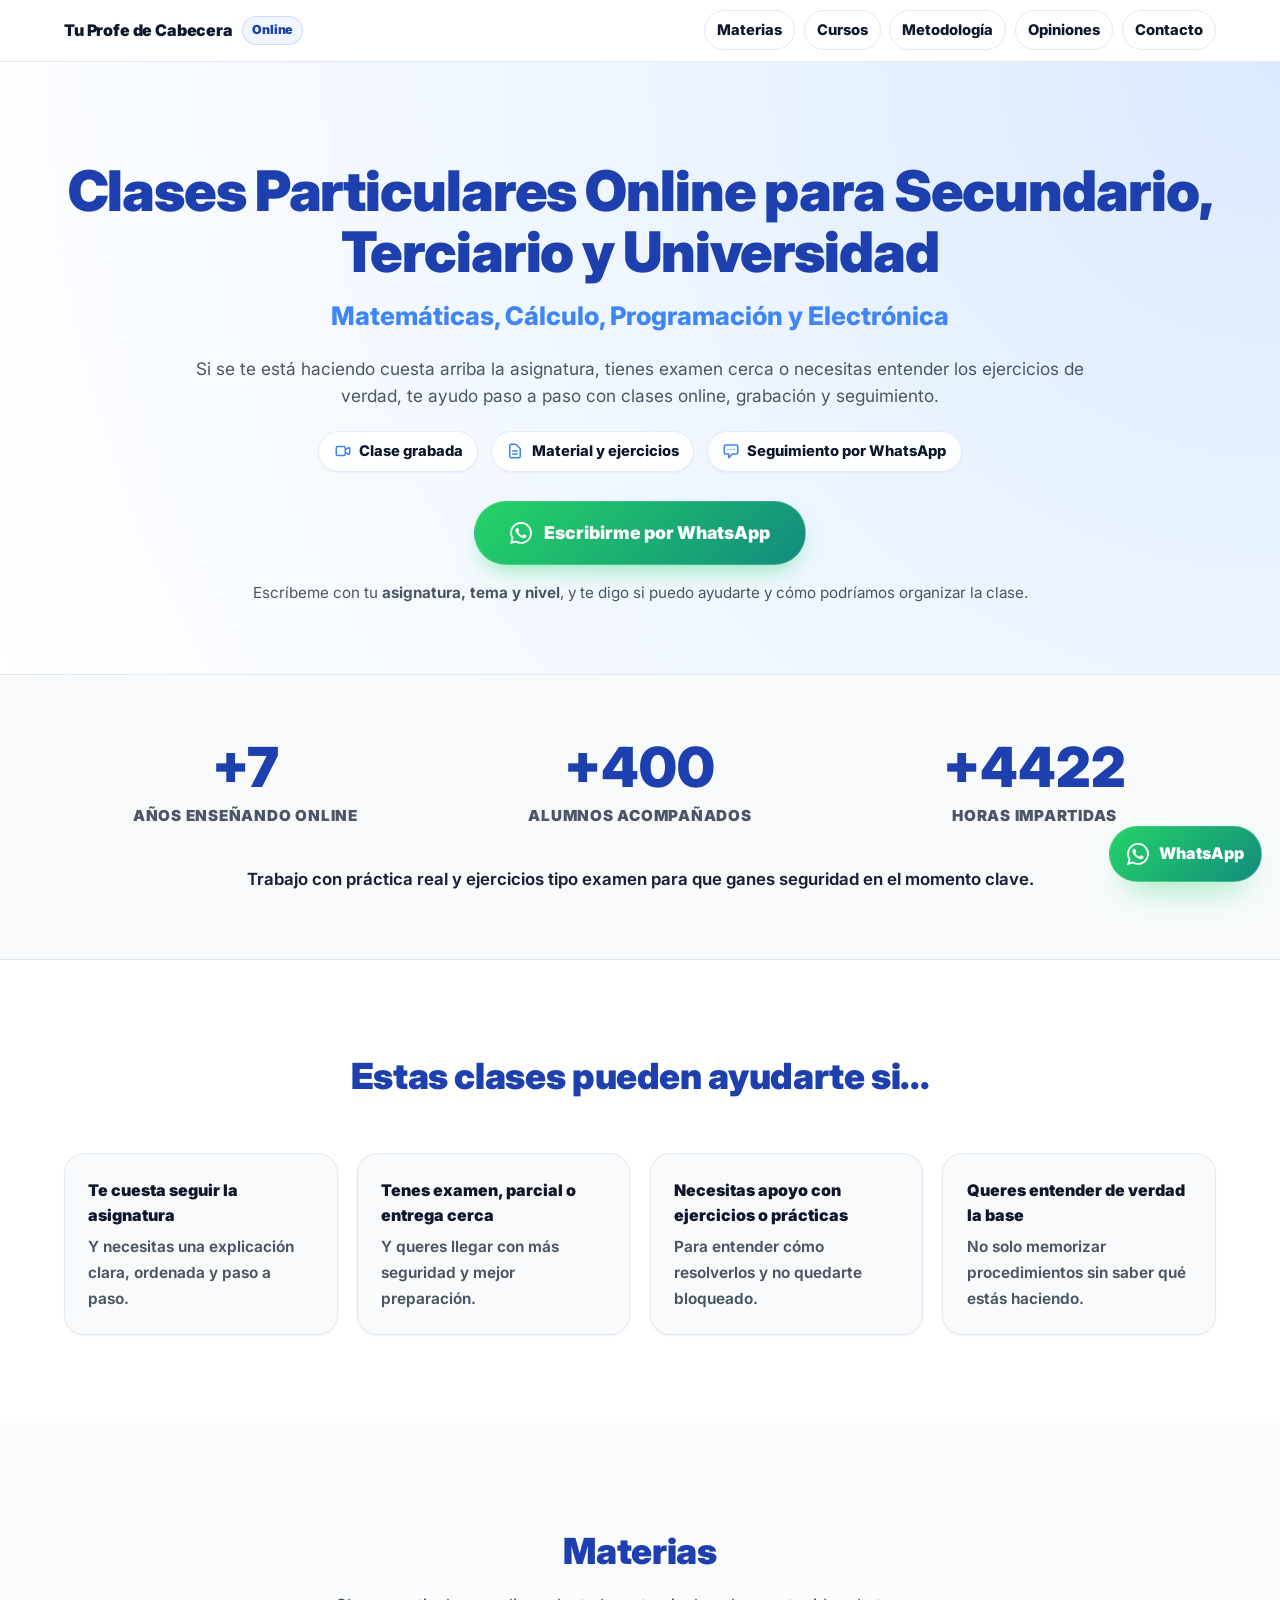
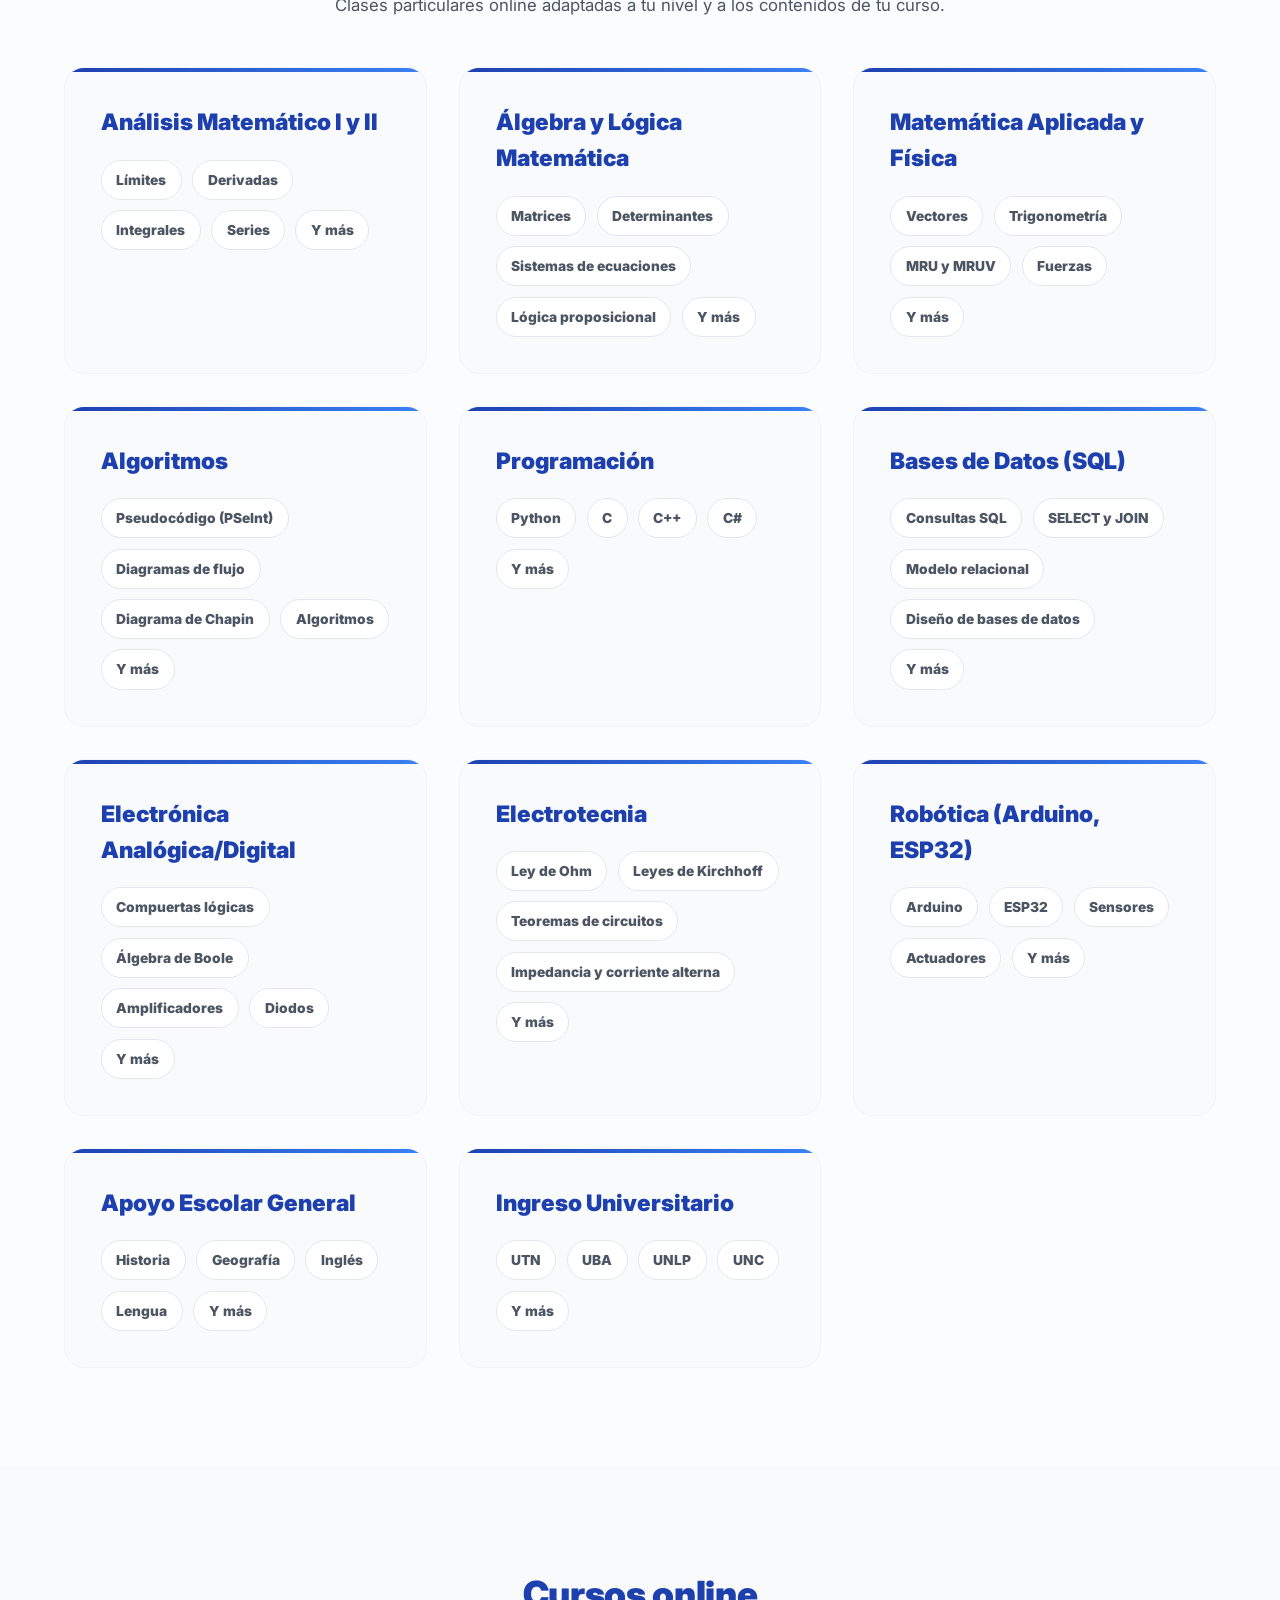
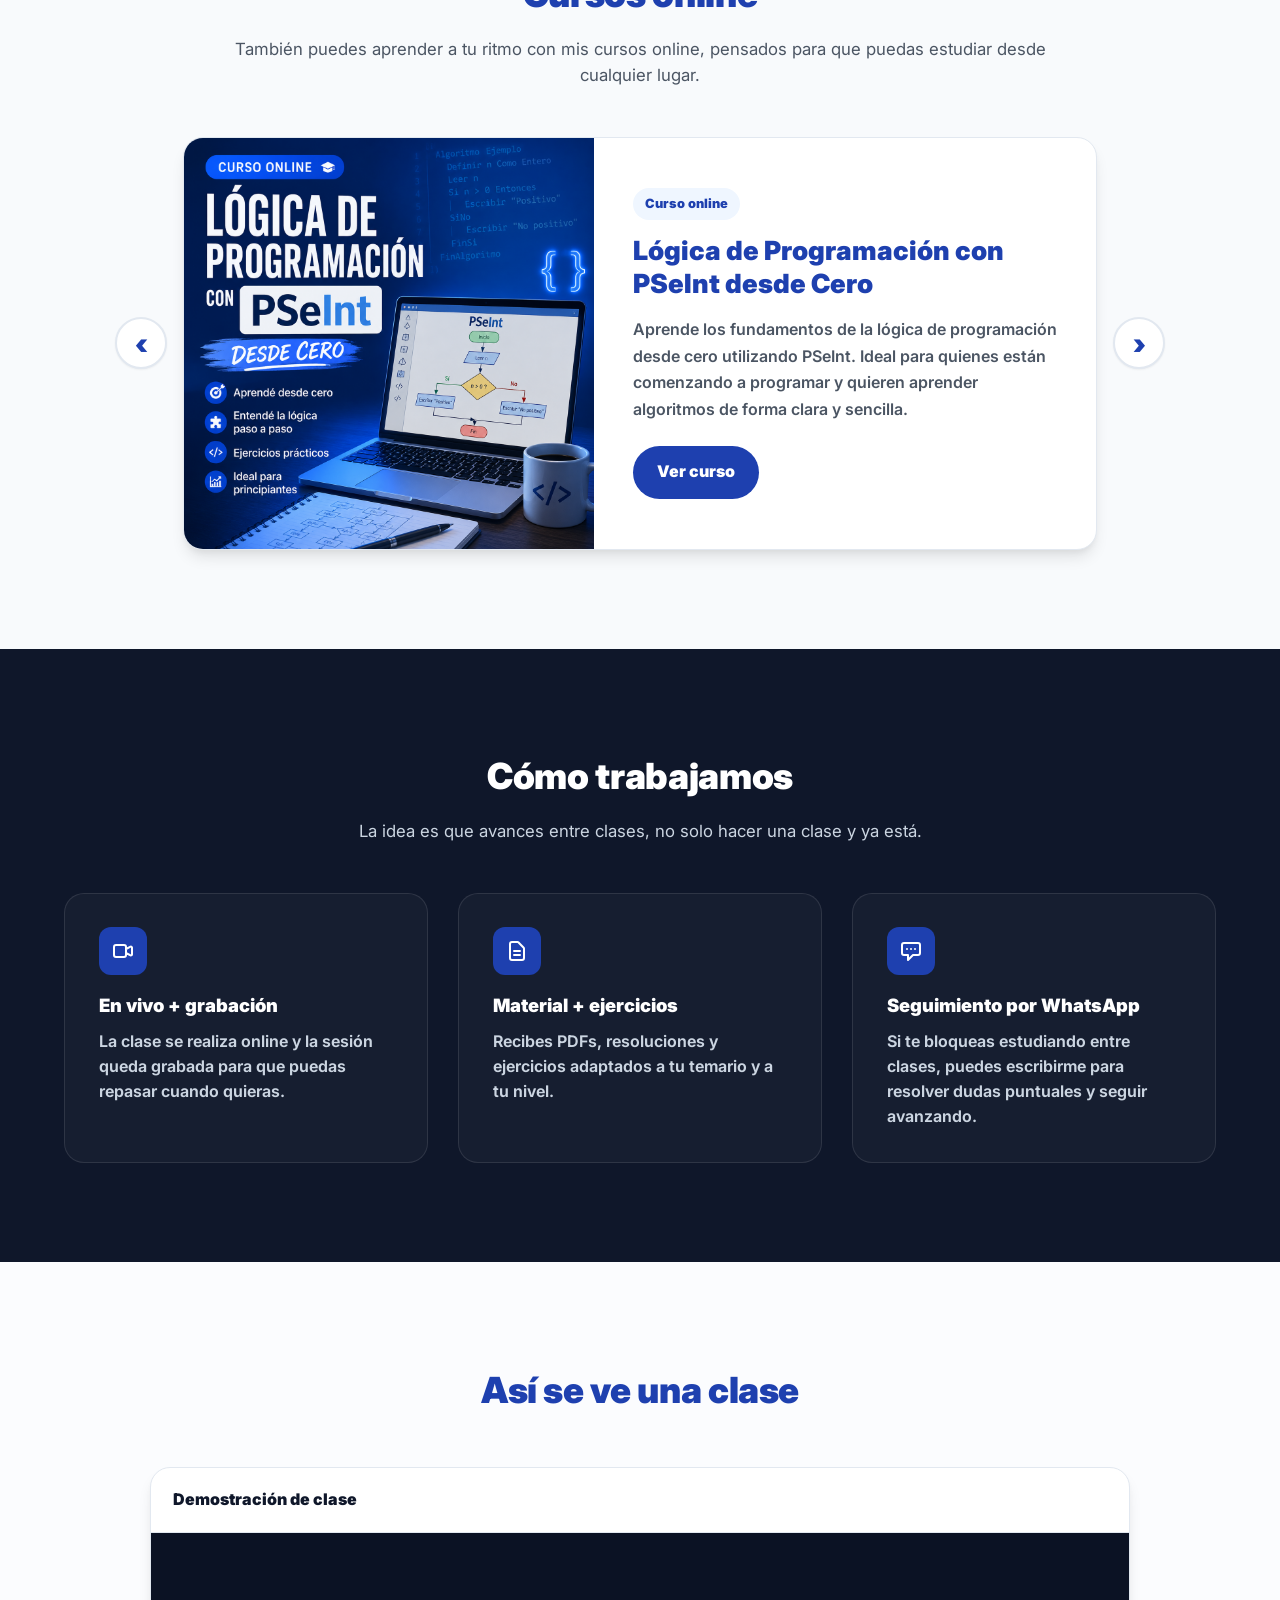
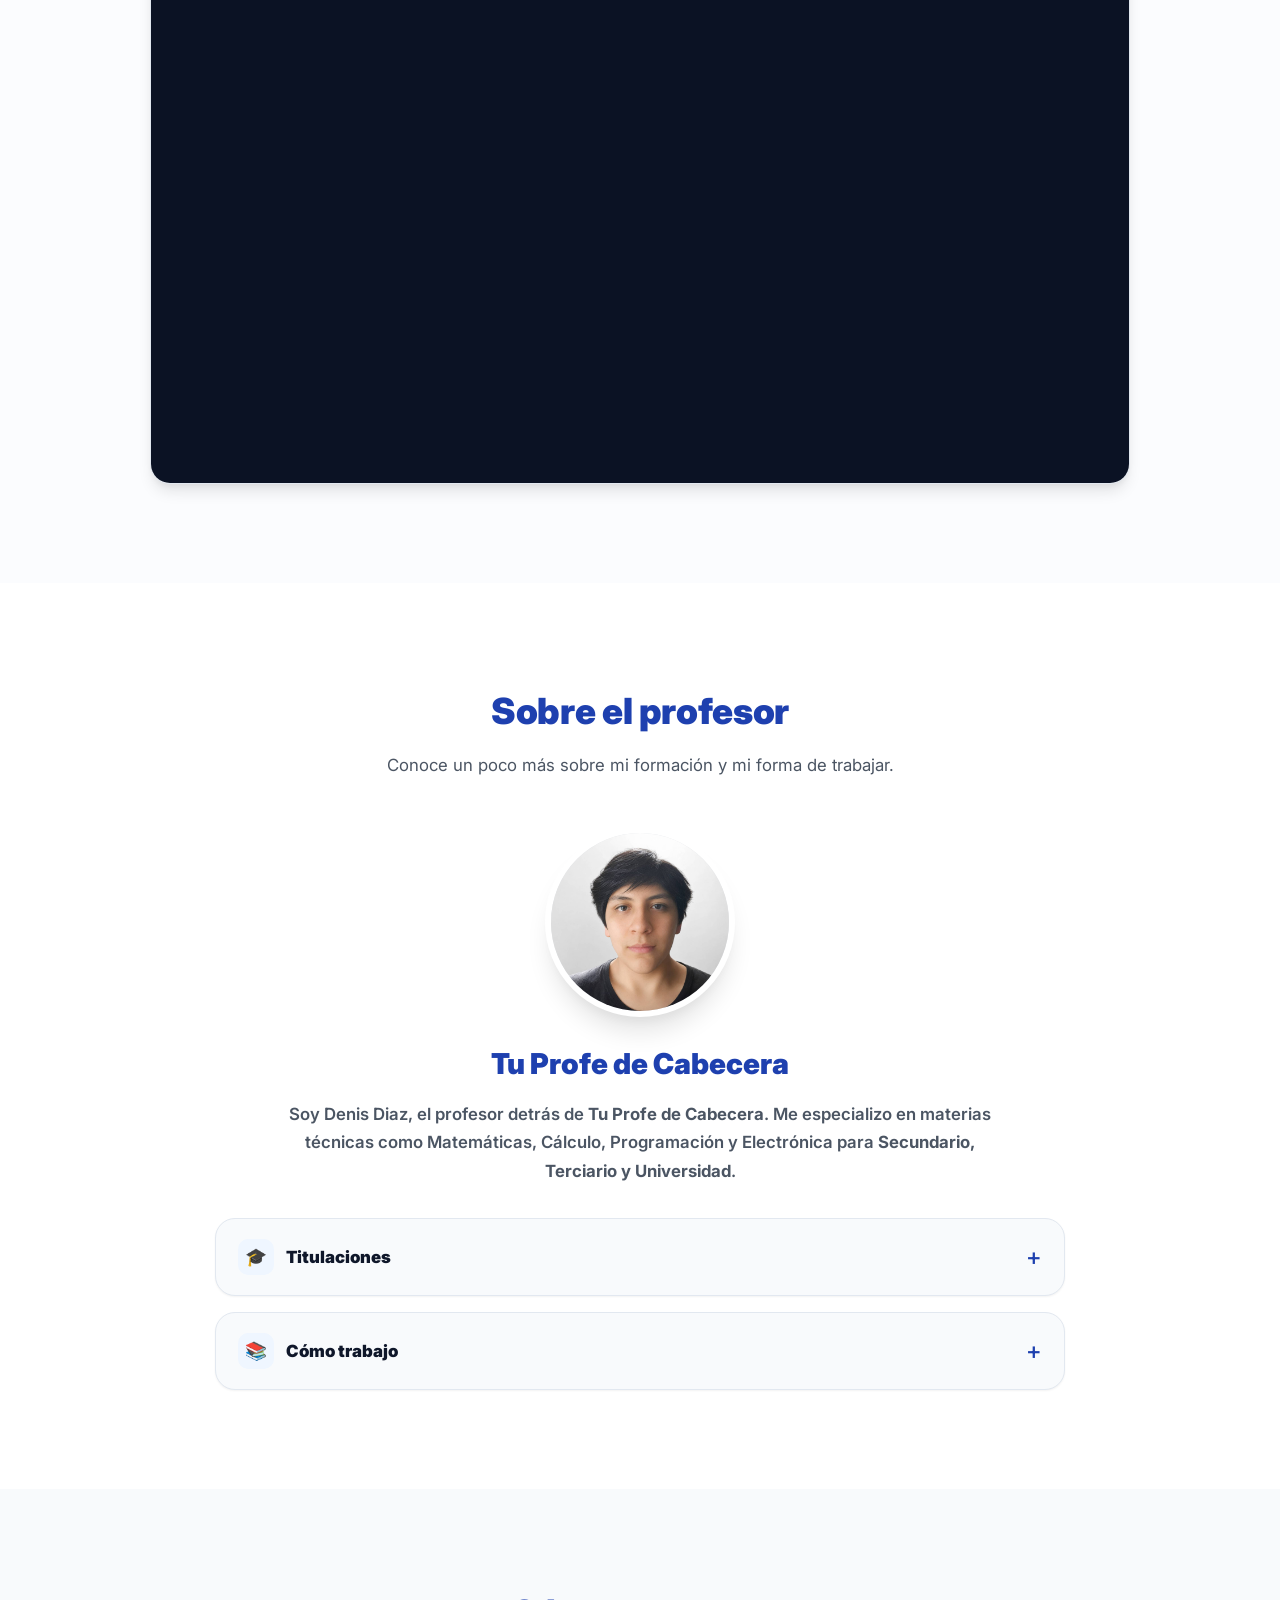
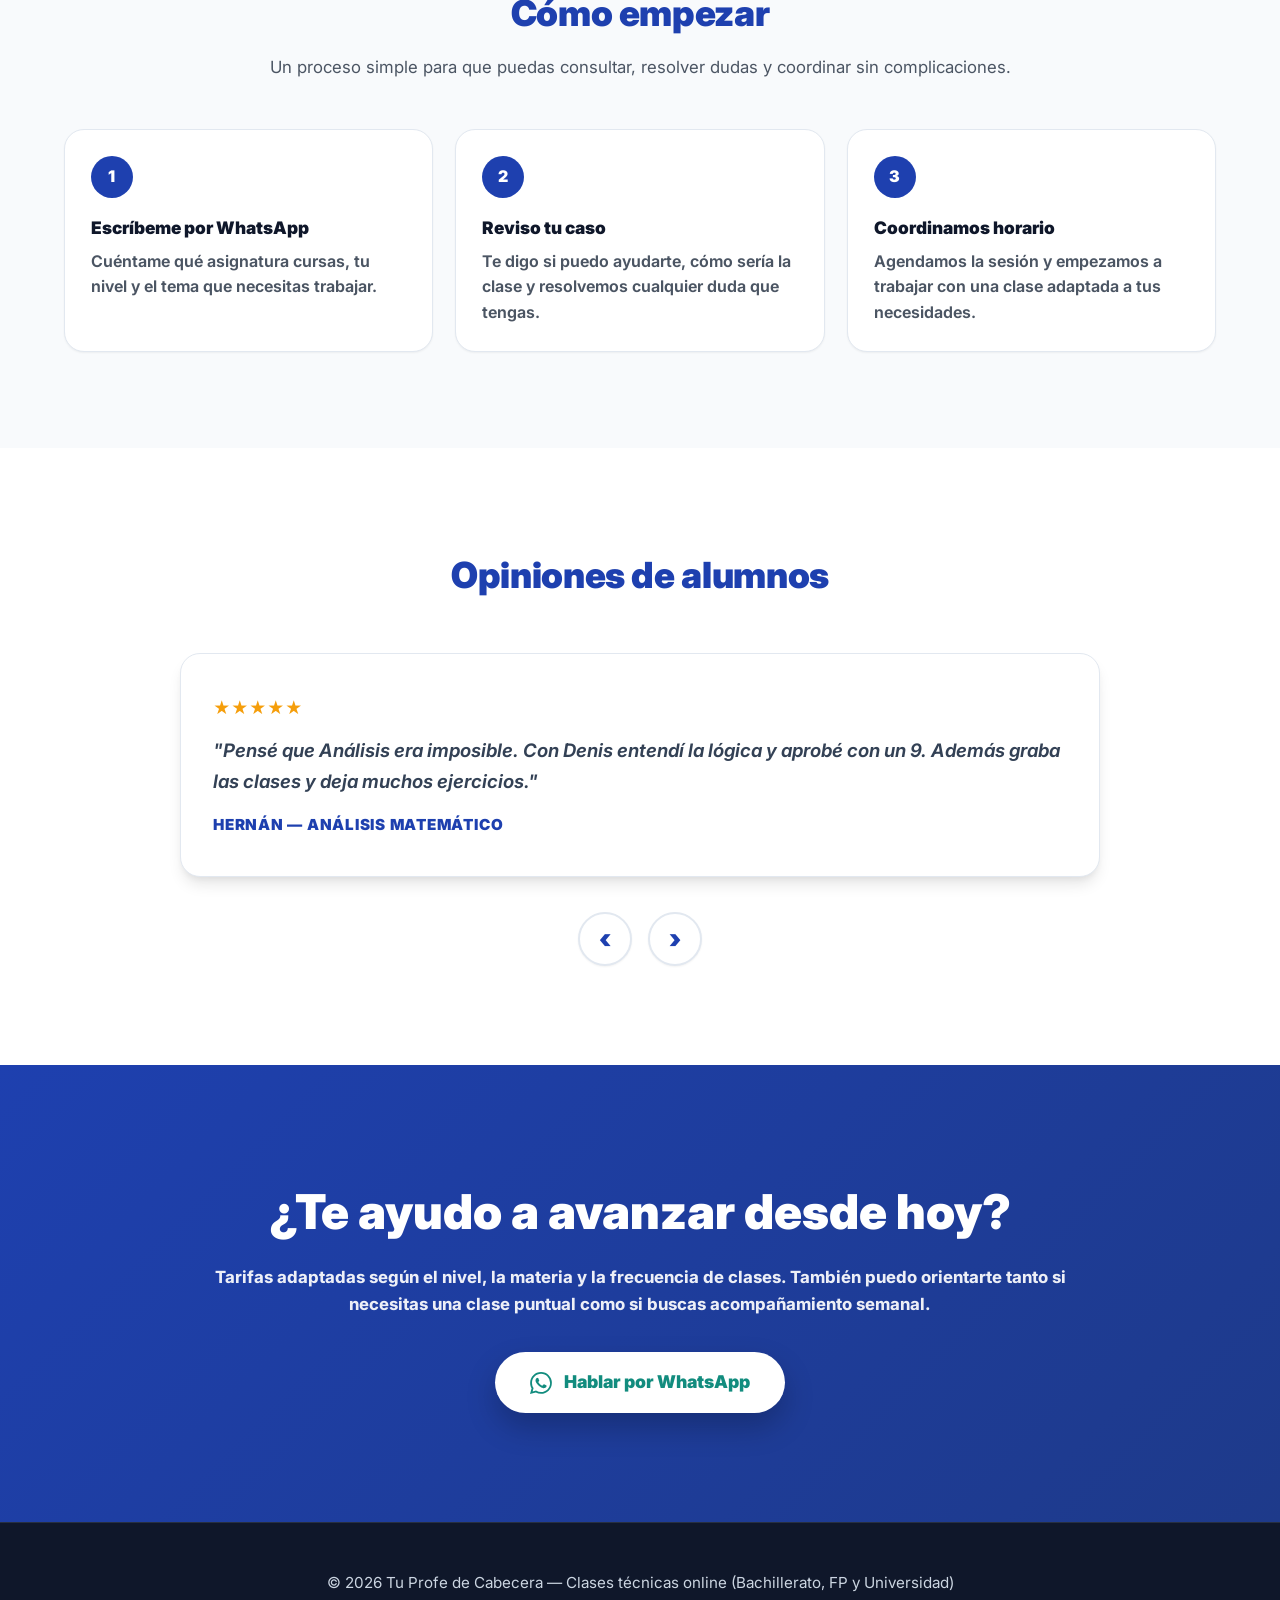
<file: index.html>
<!DOCTYPE html>
<html lang="es" class="scroll-smooth">

<head>
  <meta charset="UTF-8" />
  <meta name="viewport" content="width=device-width, initial-scale=1.0" />

  <title>
    Clases Particulares Online para Bachillerato, FP y Universidad | Tu Profe de Cabecera
  </title>

  <link rel="preconnect" href="https://fonts.googleapis.com">
  <link rel="preconnect" href="https://fonts.gstatic.com" crossorigin>
  <link rel="stylesheet" href="style.css">

  <link
    href="https://fonts.googleapis.com/css2?family=Inter:wght@400;500;600;700;800;900&display=swap"
    rel="stylesheet"
  >
</head>


<body>

  <!-- =========================
       NAVEGACIÓN
  ========================== -->

  <nav class="nav" aria-label="Navegación">

    <div class="container">

      <div class="nav-inner">

        <div class="brand">
          Tu Profe de Cabecera
          <span class="brand-badge">Online</span>
        </div>

        <div class="nav-links">

          <a href="#materias">
            Materias
          </a>

          <a href="#cursos">
            Cursos
          </a>

          <a href="#metodologia">
            Metodología
          </a>

          <a href="#testimonios">
            Opiniones
          </a>

          <a href="#contacto">
            Contacto
          </a>

        </div>

      </div>

    </div>

  </nav>


  <!-- =========================
       HERO
  ========================== -->

  <header class="hero" id="inicio">

    <div class="container">

      <h1>
        Clases Particulares Online para Secundario, Terciario y Universidad
      </h1>

      <h2 class="subtitle">
        Matemáticas, Cálculo, Programación y Electrónica
      </h2>

      <p class="tagline">
        Si se te está haciendo cuesta arriba la asignatura, tienes examen cerca
        o necesitas entender los ejercicios de verdad, te ayudo paso a paso
        con clases online, grabación y seguimiento.
      </p>


      <div class="hero-trust">

        <div class="hero-pill">

          <svg
            fill="none"
            stroke="currentColor"
            viewBox="0 0 24 24"
          >
            <path
              stroke-linecap="round"
              stroke-linejoin="round"
              stroke-width="2"
              d="M15 10l4.553-2.276A1 1 0 0121 8.618v6.764a1 1 0 01-1.447.894L15 14M5 18h8a2 2 0 002-2V8a2 2 0 00-2-2H5a2 2 0 00-2 2v8a2 2 0 002 2z"
            />
          </svg>

          Clase grabada

        </div>


        <div class="hero-pill">

          <svg
            fill="none"
            stroke="currentColor"
            viewBox="0 0 24 24"
          >
            <path
              stroke-linecap="round"
              stroke-linejoin="round"
              stroke-width="2"
              d="M9 12h6m-6 4h6m2 5H7a2 2 0 01-2-2V5a2 2 0 012-2h5.586a1 1 0 01.707.293l5.414 5.414a1 1 0 01.293.707V19a2 2 0 01-2 2z"
            />
          </svg>

          Material y ejercicios

        </div>


        <div class="hero-pill">

          <svg
            fill="none"
            stroke="currentColor"
            viewBox="0 0 24 24"
          >
            <path
              stroke-linecap="round"
              stroke-linejoin="round"
              stroke-width="2"
              d="M8 10h.01M12 10h.01M16 10h.01M9 16H5a2 2 0 01-2-2V6a2 2 0 012-2h14a2 2 0 012 2v8a2 2 0 01-2 2h-5l-5 5v-5z"
            />
          </svg>

          Seguimiento por WhatsApp

        </div>

      </div>


      <a
        id="waHero"
        href="#"
        target="_blank"
        rel="noopener noreferrer"
        class="btn-wa"
      >

        <svg
          fill="currentColor"
          viewBox="0 0 24 24"
          aria-hidden="true"
        >
          <path
            d="M17.472 14.382c-.297-.149-1.758-.867-2.03-.967-.273-.099-.471-.148-.67.15-.197.297-.767.966-.94 1.164-.173.199-.347.223-.644.075-.297-.15-1.255-.463-2.39-1.475-.883-.788-1.48-1.761-1.653-2.059-.173-.297-.018-.458.13-.606.134-.133.298-.347.446-.52.149-.174.198-.298.298-.497.099-.198.05-.371-.025-.52-.075-.149-.669-1.612-.916-2.207-.242-.579-.487-.5-.669-.51-.173-.008-.371-.01-.57.01-.198 0-.52.074-.792.372-.272.297-1.04 1.016-1.04 2.479 0 1.462 1.065 2.875 1.213 3.074.149.198 2.096 3.2 5.077 4.487.709.306 1.262.489 1.694.625.712.227 1.36.195 1.871.118.571-.085 1.758-.719 2.006-1.413.248-.694.248-1.289.173-1.413-.074-.124-.272-.198-.57-.347M12.05 21.785h-.004a9.87 9.87 0 01-5.031-1.378l-.361-.214-3.741.982.998-3.648-.235-.374a9.86 9.86 0 01-1.51-5.26c.001-5.45 4.436-9.884 9.888-9.884 2.64 0 5.122 1.03 6.988 2.898a9.825 9.825 0 012.893 6.994c-.003 5.45-4.437 9.884-9.885 9.884m8.413-18.297A11.815 11.815 0 0012.05 0C5.495 0 .16 5.335.157 11.892c0 2.096.547 4.142 1.588 5.945L0 24l6.335-1.662c1.72.937 3.659 1.432 5.626 1.433h.005c6.554 0 11.89-5.335 11.893-11.893a11.821 11.821 0 00-3.48-8.413Z"
          />
        </svg>

        Escribirme por WhatsApp

      </a>


      <p class="micro-note">

        Escríbeme con tu
        <strong>asignatura, tema y nivel</strong>,
        y te digo si puedo ayudarte y cómo podríamos organizar la clase.

      </p>

    </div>

  </header>


  <!-- =========================
       EXPERIENCIA
  ========================== -->

  <section class="authority" id="experiencia">

    <div class="container">

      <div class="stats-grid">

        <div>

          <div
            class="stat-number"
            data-target="7"
          >
            +0
          </div>

          <div class="stat-text">
            Años enseñando online
          </div>

        </div>


        <div>

          <div
            class="stat-number"
            data-target="400"
          >
            +0
          </div>

          <div class="stat-text">
            Alumnos acompañados
          </div>

        </div>


        <div>

          <div
            class="stat-number"
            data-target="4500"
          >
            +0
          </div>

          <div class="stat-text">
            Horas impartidas
          </div>

        </div>

      </div>


      <p class="micro-phrase">
        Trabajo con práctica real y ejercicios tipo examen para que ganes
        seguridad en el momento clave.
      </p>

    </div>

  </section>


  <!-- =========================
       PARA QUIÉN SON LAS CLASES
  ========================== -->

  <section class="fit-section" id="para-ti">

    <div class="container">

      <div class="section-header">

        <h2>
          Estas clases pueden ayudarte si...
        </h2>
      </div>


      <div class="fit-grid">

        <div class="fit-card">

          <strong>
            Te cuesta seguir la asignatura
          </strong>

          <span>
            Y necesitas una explicación clara, ordenada y paso a paso.
          </span>

        </div>


        <div class="fit-card">

          <strong>
            Tenes examen, parcial o entrega cerca
          </strong>

          <span>
            Y queres llegar con más seguridad y mejor preparación.
          </span>

        </div>


        <div class="fit-card">

          <strong>
            Necesitas apoyo con ejercicios o prácticas
          </strong>

          <span>
            Para entender cómo resolverlos y no quedarte bloqueado.
          </span>

        </div>


        <div class="fit-card">

          <strong>
            Queres entender de verdad la base
          </strong>

          <span>
            No solo memorizar procedimientos sin saber qué estás haciendo.
          </span>

        </div>

      </div>

    </div>

  </section>


  <!-- =========================
       MATERIAS
  ========================== -->

  <section class="pillars" id="materias">
    <div class="container">
      <div class="section-header">
        <h2>Materias</h2>
        <p>
          Clases particulares online adaptadas a tu nivel y a los contenidos de tu curso.
        </p>
      </div>

      <div class="pillars-grid">

        <!-- Análisis Matemático -->
        <div class="pillar-card">
          <h3>Análisis Matemático I y II</h3>

          <div class="tag-container">
            <span class="tag">Límites</span>
            <span class="tag">Derivadas</span>
            <span class="tag">Integrales</span>
            <span class="tag">Series</span>
            <span class="tag">Y más</span>
          </div>
        </div>


        <!-- Álgebra y Lógica -->
        <div class="pillar-card">
          <h3>Álgebra y Lógica Matemática</h3>

          <div class="tag-container">
            <span class="tag">Matrices</span>
            <span class="tag">Determinantes</span>
            <span class="tag">Sistemas de ecuaciones</span>
            <span class="tag">Lógica proposicional</span>
            <span class="tag">Y más</span>
          </div>
        </div>


        <!-- Matemática Aplicada y Física -->
        <div class="pillar-card">
          <h3>Matemática Aplicada y Física</h3>

          <div class="tag-container">
            <span class="tag">Vectores</span>
            <span class="tag">Trigonometría</span>
            <span class="tag">MRU y MRUV</span>
            <span class="tag">Fuerzas</span>
            <span class="tag">Y más</span>
          </div>
        </div>


        <!-- Algoritmos -->
        <div class="pillar-card">
          <h3>Algoritmos</h3>

          <div class="tag-container">
            <span class="tag">Pseudocódigo (PSeInt)</span>
            <span class="tag">Diagramas de flujo</span>
            <span class="tag">Diagrama de Chapin</span>
            <span class="tag">Algoritmos</span>
            <span class="tag">Y más</span>
          </div>
        </div>


        <!-- Programación -->
        <div class="pillar-card">
          <h3>Programación</h3>

          <div class="tag-container">
            <span class="tag">Python</span>
            <span class="tag">C</span>
            <span class="tag">C++</span>
            <span class="tag">C#</span>
            <span class="tag">Y más</span>
          </div>
        </div>


        <!-- Bases de Datos -->
        <div class="pillar-card">
          <h3>Bases de Datos (SQL)</h3>

          <div class="tag-container">
            <span class="tag">Consultas SQL</span>
            <span class="tag">SELECT y JOIN</span>
            <span class="tag">Modelo relacional</span>
            <span class="tag">Diseño de bases de datos</span>
            <span class="tag">Y más</span>
          </div>
        </div>


        <!-- Electrónica -->
        <div class="pillar-card">
          <h3>Electrónica Analógica/Digital</h3>

          <div class="tag-container">
            <span class="tag">Compuertas lógicas</span>
            <span class="tag">Álgebra de Boole</span>
            <span class="tag">Amplificadores</span>
            <span class="tag">Diodos</span>
            <span class="tag">Y más</span>
          </div>
        </div>


        <!-- Electrotecnia -->
        <div class="pillar-card">
          <h3>Electrotecnia</h3>

          <div class="tag-container">
            <span class="tag">Ley de Ohm</span>
            <span class="tag">Leyes de Kirchhoff</span>
            <span class="tag">Teoremas de circuitos</span>
            <span class="tag">Impedancia y corriente alterna</span>
            <span class="tag">Y más</span>
          </div>
        </div>


        <!-- Robótica -->
        <div class="pillar-card">
          <h3>Robótica (Arduino, ESP32)</h3>

          <div class="tag-container">
            <span class="tag">Arduino</span>
            <span class="tag">ESP32</span>
            <span class="tag">Sensores</span>
            <span class="tag">Actuadores</span>
            <span class="tag">Y más</span>
          </div>
        </div>


        <!-- Apoyo Escolar General -->
        <div class="pillar-card">
          <h3>Apoyo Escolar General</h3>

          <div class="tag-container">
            <span class="tag">Historia</span>
            <span class="tag">Geografía</span>
            <span class="tag">Inglés</span>
            <span class="tag">Lengua</span>
            <span class="tag">Y más</span>
          </div>
        </div>


        <!-- Ingreso Universitario -->
        <div class="pillar-card">
          <h3>Ingreso Universitario</h3>

          <div class="tag-container">
            <span class="tag">UTN</span>
            <span class="tag">UBA</span>
            <span class="tag">UNLP</span>
            <span class="tag">UNC</span>
            <span class="tag">Y más</span>
          </div>
        </div>

      </div>
    </div>
  </section>
  

  <!-- =========================
       CURSOS
  ========================== -->

  <section class="courses-section" id="cursos">

    <div class="container">

      <div class="section-header">

        <h2>
          Cursos online
        </h2>

        <p>
          También puedes aprender a tu ritmo con mis cursos online,
          pensados para que puedas estudiar desde cualquier lugar.
        </p>

      </div>


      <div class="courses-carousel">


        <button
          class="course-control course-prev"
          id="course-prev"
          type="button"
          aria-label="Curso anterior"
        >
          ‹
        </button>


        <div
          class="courses-wrapper"
          id="courses-wrapper"
        >


          <article class="course-card active">


            <div class="course-image">

              <img
                src="img/logica.png"
                alt="Lógica de Programación con PSeInt desde Cero"
              >

            </div>


            <div class="course-content">

              <span class="course-label">
                Curso online
              </span>


              <h3>
                Lógica de Programación con PSeInt desde Cero
              </h3>


              <p>
                Aprende los fundamentos de la lógica de programación
                desde cero utilizando PSeInt. Ideal para quienes están
                comenzando a programar y quieren aprender algoritmos
                de forma clara y sencilla.
              </p>


              <a
                href="logica.html"
                class="course-button"
              >
                Ver curso
              </a>

            </div>

          </article>


        </div>


        <button
          class="course-control course-next"
          id="course-next"
          type="button"
          aria-label="Siguiente curso"
        >
          ›
        </button>


      </div>

    </div>

  </section>


  <!-- =========================
       METODOLOGÍA
  ========================== -->

  <section class="how-it-works" id="metodologia">

    <div class="container">

      <div class="section-header">

        <h2>
          Cómo trabajamos
        </h2>

        <p>
          La idea es que avances entre clases, no solo hacer una clase y ya está.
        </p>

      </div>


      <div class="method-grid">


        <div class="method-card">

          <div class="method-icon">

            <svg
              width="24"
              height="24"
              fill="none"
              stroke="white"
              viewBox="0 0 24 24"
            >
              <path
                stroke-linecap="round"
                stroke-linejoin="round"
                stroke-width="2"
                d="M15 10l4.553-2.276A1 1 0 0121 8.618v6.764a1 1 0 01-1.447.894L15 14M5 18h8a2 2 0 002-2V8a2 2 0 00-2-2H5a2 2 0 00-2 2v8a2 2 0 002 2z"
              />
            </svg>

          </div>


          <h4>
            En vivo + grabación
          </h4>


          <p>
            La clase se realiza online y la sesión queda grabada
            para que puedas repasar cuando quieras.
          </p>

        </div>


        <div class="method-card">

          <div class="method-icon">

            <svg
              width="24"
              height="24"
              fill="none"
              stroke="white"
              viewBox="0 0 24 24"
            >
              <path
                stroke-linecap="round"
                stroke-linejoin="round"
                stroke-width="2"
                d="M9 12h6m-6 4h6m2 5H7a2 2 0 01-2-2V5a2 2 0 012-2h5.586a1 1 0 01.707.293l5.414 5.414a1 1 0 01.293.707V19a2 2 0 01-2 2z"
              />
            </svg>

          </div>


          <h4>
            Material + ejercicios
          </h4>


          <p>
            Recibes PDFs, resoluciones y ejercicios adaptados
            a tu temario y a tu nivel.
          </p>

        </div>


        <div class="method-card">

          <div class="method-icon">

            <svg
              width="24"
              height="24"
              fill="none"
              stroke="white"
              viewBox="0 0 24 24"
            >
              <path
                stroke-linecap="round"
                stroke-linejoin="round"
                stroke-width="2"
                d="M8 10h.01M12 10h.01M16 10h.01M9 16H5a2 2 0 01-2-2V6a2 2 0 012-2h14a2 2 0 012 2v8a2 2 0 01-2 2h-5l-5 5v-5z"
              />
            </svg>

          </div>


          <h4>
            Seguimiento por WhatsApp
          </h4>


          <p>
            Si te bloqueas estudiando entre clases, puedes escribirme
            para resolver dudas puntuales y seguir avanzando.
          </p>

        </div>


      </div>

    </div>

  </section>


  <!-- =========================
       VIDEO
  ========================== -->

  <section class="video-section" id="video">

    <div class="container">

      <div class="section-header">

        <h2>
          Así se ve una clase
        </h2>

      </div>


      <div class="video-wrap">

        <div class="video-header">

          <strong>
            Demostración de clase
          </strong>

        </div>


        <div class="video-frame">

          <iframe
            width="560"
            height="315"
            src="https://www.youtube.com/embed/jtRYTVcVqYc?si=zmtJg6iZXaLmHdCZ"
            title="Video de demostración de clase"
            frameborder="0"
            allow="accelerometer; autoplay; clipboard-write; encrypted-media; gyroscope; picture-in-picture; web-share"
            referrerpolicy="strict-origin-when-cross-origin"
            allowfullscreen
          >
          </iframe>

        </div>

      </div>

    </div>

  </section>


  <!-- =========================
       SOBRE EL PROFESOR
  ========================== -->

  <section class="about" id="sobre-mi">

    <div class="container">

      <div class="section-header">

        <h2>
          Sobre el profesor
        </h2>

        <p>
          Conoce un poco más sobre mi formación y mi forma de trabajar.
        </p>

      </div>


      <div class="about-profile">


        <!-- FOTO -->

        <div class="about-photo">

          <img
            src="img/perfil.png"
            alt="Foto del profesor Denis Diaz"
          >

        </div>


        <!-- PRESENTACIÓN -->

        <div class="about-intro">

          <h3>
            Tu Profe de Cabecera
          </h3>

          <p>
            Soy Denis Diaz, el profesor detrás de
            <strong>Tu Profe de Cabecera</strong>.
            Me especializo en materias técnicas como Matemáticas,
            Cálculo, Programación y Electrónica para
            <strong>Secundario, Terciario y Universidad</strong>.
          </p>

        </div>


        <!-- ACORDEONES -->

        <div class="about-accordions">


          <!-- TITULACIONES -->

          <div class="about-accordion">


            <button
              class="about-accordion-header"
              type="button"
              aria-expanded="false"
            >

              <span>

                <span class="accordion-icon">
                  🎓
                </span>

                Titulaciones

              </span>


              <span class="accordion-arrow">
                +
              </span>

            </button>


            <div class="about-accordion-content">


              <div class="qualification">

                <div class="qualification-icon">
                  ⚡
                </div>

                <div>

                  <strong>
                    Técnico Electrónico
                  </strong>

                  <span>
                    Nivel medio
                  </span>

                </div>

              </div>


              <div class="qualification">

                <div class="qualification-icon">
                  🌱
                </div>

                <div>

                  <strong>
                    Técnico Superior en Gestión Ambiental y Salud
                  </strong>

                </div>

              </div>


              <div class="qualification">

                <div class="qualification-icon">
                  💻
                </div>

                <div>

                  <strong>
                    Técnico Superior en Análisis de Sistemas
                  </strong>

                </div>

              </div>


            </div>

          </div>


          <!-- CÓMO TRABAJO -->

          <div class="about-accordion">


            <button
              class="about-accordion-header"
              type="button"
              aria-expanded="false"
            >

              <span>

                <span class="accordion-icon">
                  📚
                </span>

                Cómo trabajo

              </span>


              <span class="accordion-arrow">
                +
              </span>

            </button>


            <div class="about-accordion-content">


              <ul class="about-list">


                <li>

                  <span class="about-list-icon">
                    ✓
                  </span>

                  Explico paso a paso y me aseguro de que todo quede claro.

                </li>


                <li>

                  <span class="about-list-icon">
                    ✓
                  </span>

                  Te doy material y ejercicios para reforzar entre clases.

                </li>


                <li>

                  <span class="about-list-icon">
                    ✓
                  </span>

                  Las clases quedan grabadas para que puedas repasarlas.

                </li>


                <li>

                  <span class="about-list-icon">
                    ✓
                  </span>

                  Acompaño por WhatsApp para resolver dudas puntuales.

                </li>


              </ul>

            </div>

          </div>


        </div>

      </div>

    </div>

  </section>


  <!-- =========================
       CÓMO EMPEZAR
  ========================== -->

  <section class="steps-section" id="como-empezar">

    <div class="container">

      <div class="section-header">

        <h2>
          Cómo empezar
        </h2>

        <p>
          Un proceso simple para que puedas consultar,
          resolver dudas y coordinar sin complicaciones.
        </p>

      </div>


      <div class="steps-grid">


        <div class="step-card">

          <div class="step-number">
            1
          </div>

          <h3>
            Escríbeme por WhatsApp
          </h3>

          <p>
            Cuéntame qué asignatura cursas, tu nivel
            y el tema que necesitas trabajar.
          </p>

        </div>


        <div class="step-card">

          <div class="step-number">
            2
          </div>

          <h3>
            Reviso tu caso
          </h3>

          <p>
            Te digo si puedo ayudarte, cómo sería la clase
            y resolvemos cualquier duda que tengas.
          </p>

        </div>


        <div class="step-card">

          <div class="step-number">
            3
          </div>

          <h3>
            Coordinamos horario
          </h3>

          <p>
            Agendamos la sesión y empezamos a trabajar
            con una clase adaptada a tus necesidades.
          </p>

        </div>


      </div>

    </div>

  </section>


  <!-- =========================
       TESTIMONIOS
  ========================== -->

  <section class="testimonials-section" id="testimonios">

    <div class="container">

      <div class="section-header">

        <h2>
          Opiniones de alumnos
        </h2>

      </div>


      <div class="testimonials-container">

        <div
          id="testimonials-wrapper"
          aria-live="polite"
        >
        </div>


        <div class="carousel-controls">

          <button
            id="prev-btn"
            class="control-btn"
            type="button"
            aria-label="Anterior"
          >
            ‹
          </button>


          <button
            id="next-btn"
            class="control-btn"
            type="button"
            aria-label="Siguiente"
          >
            ›
          </button>

        </div>

      </div>

    </div>

  </section>


  <!-- =========================
       CTA FINAL
  ========================== -->

  <section class="cta-final" id="contacto">

    <div class="container">

      <h2>
        ¿Te ayudo a avanzar desde hoy?
      </h2>


      <span class="pricing-note">

        Tarifas adaptadas según el nivel, la materia y la frecuencia de clases.
        También puedo orientarte tanto si necesitas una clase puntual
        como si buscas acompañamiento semanal.

      </span>


      <a
        id="waCta"
        href="#"
        target="_blank"
        rel="noopener noreferrer"
        class="btn-wa btn-wa-white"
      >

        <svg
          fill="currentColor"
          viewBox="0 0 24 24"
          aria-hidden="true"
        >
          <path
            d="M17.472 14.382c-.297-.149-1.758-.867-2.03-.967-.273-.099-.471-.148-.67.15-.197.297-.767.966-.94 1.164-.173.199-.347.223-.644.075-.297-.15-1.255-.463-2.39-1.475-.883-.788-1.48-1.761-1.653-2.059-.173-.297-.018-.458.13-.606.134-.133.298-.347.446-.52.149-.174.198-.298.298-.497.099-.198.05-.371-.025-.52-.075-.149-.669-1.612-.916-2.207-.242-.579-.487-.5-.669-.51-.173-.008-.371-.01-.57.01-.198 0-.52.074-.792.372-.272.297-1.04 1.016-1.04 2.479 0 1.462 1.065 2.875 1.213 3.074.149.198 2.096 3.2 5.077 4.487.709.306 1.262.489 1.694.625.712.227 1.36.195 1.871.118.571-.085 1.758-.719 2.006-1.413.248-.694.248-1.289.173-1.413-.074-.124-.272-.198-.57-.347M12.05 21.785h-.004a9.87 9.87 0 01-5.031-1.378l-.361-.214-3.741.982.998-3.648-.235-.374a9.86 9.86 0 01-1.51-5.26c.001-5.45 4.436-9.884 9.888-9.884 2.64 0 5.122 1.03 6.988 2.898a9.825 9.825 0 012.893 6.994c-.003 5.45-4.437 9.884-9.885 9.884m8.413-18.297A11.815 11.815 0 0012.05 0C5.495 0 .16 5.335.157 11.892c0 2.096.547 4.142 1.588 5.945L0 24l6.335-1.662c1.72.937 3.659 1.432 5.626 1.433h.005c6.554 0 11.89-5.335 11.893-11.893a11.821 11.821 0 00-3.48-8.413Z"
          />
        </svg>

        Hablar por WhatsApp

      </a>

    </div>

  </section>


  <!-- =========================
       FOOTER
  ========================== -->

  <footer>

    <div class="container">

      <p>
        &copy; 2026 Tu Profe de Cabecera —
        Clases técnicas online
        (Bachillerato, FP y Universidad)
      </p>

    </div>

  </footer>


  <!-- =========================
       WHATSAPP FLOTANTE
  ========================== -->

  <a
    id="waFloat"
    class="wa-float"
    href="#"
    target="_blank"
    rel="noopener noreferrer"
    aria-label="WhatsApp"
  >

    <svg
      fill="currentColor"
      viewBox="0 0 24 24"
      aria-hidden="true"
    >
      <path
        d="M17.472 14.382c-.297-.149-1.758-.867-2.03-.967-.273-.099-.471-.148-.67.15-.197.297-.767.966-.94 1.164-.173.199-.347.223-.644.075-.297-.15-1.255-.463-2.39-1.475-.883-.788-1.48-1.761-1.653-2.059-.173-.297-.018-.458.13-.606.134-.133.298-.347.446-.52.149-.174.198-.298.298-.497.099-.198.05-.371-.025-.52-.075-.149-.669-1.612-.916-2.207-.242-.579-.487-.5-.669-.51-.173-.008-.371-.01-.57.01-.198 0-.52.074-.792.372-.272.297-1.04 1.016-1.04 2.479 0 1.462 1.065 2.875 1.213 3.074.149.198 2.096 3.2 5.077 4.487.709.306 1.262.489 1.694.625.712.227 1.36.195 1.871.118.571-.085 1.758-.719 2.006-1.413.248-.694.248-1.289.173-1.413-.074-.124-.272-.198-.57-.347M12.05 21.785h-.004a9.87 9.87 0 01-5.031-1.378l-.361-.214-3.741.982.998-3.648-.235-.374a9.86 9.86 0 01-1.51-5.26c.001-5.45 4.436-9.884 9.888-9.884 2.64 0 5.122 1.03 6.988 2.898a9.825 9.825 0 012.893 6.994c-.003 5.45-4.437 9.884-9.885 9.884m8.413-18.297A11.815 11.815 0 0012.05 0C5.495 0 .16 5.335.157 11.892c0 2.096.547 4.142 1.588 5.945L0 24l6.335-1.662c1.72.937 3.659 1.432 5.626 1.433h.005c6.554 0 11.89-5.335 11.893-11.893a11.821 11.821 0 00-3.48-8.413Z"
      />
    </svg>

    <span>
      WhatsApp
    </span>

  </a>


  <!-- =========================
       JAVASCRIPT
  ========================== -->

  <script>

    /* =========================
       WHATSAPP
    ========================== */

    const WA_LINK =
      "https://wa.me/543364034900?text=Hola%2C%20he%20visto%20tu%20web%20y%20quiero%20consultarte%20por%20clases.%20Mi%20asignatura%20es%3A%20___%20Mi%20nivel%20es%3A%20___%20Y%20necesito%20ayuda%20con%3A%20___";


    const waHero =
      document.getElementById("waHero");

    const waCta =
      document.getElementById("waCta");

    const waFloat =
      document.getElementById("waFloat");


    if (waHero) {
      waHero.href = WA_LINK;
    }

    if (waCta) {
      waCta.href = WA_LINK;
    }

    if (waFloat) {
      waFloat.href = WA_LINK;
    }



    /* =========================
       CONTADORES
    ========================== */

    const animateCounters = () => {

      const counters =
        document.querySelectorAll(".stat-number");

      const speed = 140;


      counters.forEach(counter => {

        const target =
          Number(counter.getAttribute("data-target")) || 0;

        let current = 0;


        const step = () => {

          const inc =
            Math.max(1, target / speed);


          current =
            Math.min(
              target,
              Math.ceil(current + inc)
            );


          counter.textContent =
            "+" + current;


          if (current < target) {
            requestAnimationFrame(step);
          }

        };


        requestAnimationFrame(step);

      });

    };


    const statsSection =
      document.querySelector(".authority");


    if (
      "IntersectionObserver" in window &&
      statsSection
    ) {

      const observer =
        new IntersectionObserver(
          entries => {

            if (entries[0].isIntersecting) {

              animateCounters();

              observer.disconnect();

            }

          },
          {
            threshold: 0.25
          }
        );


      observer.observe(statsSection);

    } else {

      animateCounters();

    }



    /* =========================
       TESTIMONIOS
    ========================== */

    const testimonials = [

      {
        text:
          "Pensé que Análisis era imposible. Con Denis entendí la lógica y aprobé con un 9. Además graba las clases y deja muchos ejercicios.",
        author:
          "Hernán — Análisis Matemático"
      },

      {
        text:
          "No sabía SQL y en dos clases me ayudó a aprobar con un 8.",
        author:
          "Alexis — Bases de Datos (SQL)"
      },

      {
        text:
          "Me ayudó con electrotecnia, muy paciente y claro. Encima envía la clase grabada para repasar.",
        author:
          "Massimo — Electrotecnia"
      },

      {
        text:
          "Se asegura de que todo quede claro y me dio herramientas extra para preparar el examen. Muy recomendado.",
        author:
          "Tamara — Electrónica"
      },

      {
        text:
          "Va paso a paso y explica cada detalle. Me aclaró todas las dudas con ejemplos.",
        author:
          "Mía — Matemática"
      },

      {
        text:
          "Me explicó paso a paso un trabajo práctico y lo resolvimos juntos. Muy recomendado.",
        author:
          "Iván — Programación"
      },

      {
        text:
          "Excelente predisposición, mi hija quedó muy conforme. La clase queda grabada, un genio.",
        author:
          "Claudia — Matemáticas"
      },

      {
        text:
          "Mi hija es tímida y con Denis se anima a preguntar. Es claro y gracias a él mejoró mucho en el colegio.",
        author:
          "Juliana — Bachillerato"
      }

    ];


    const wrapper =
      document.getElementById(
        "testimonials-wrapper"
      );

    const prevBtn =
      document.getElementById(
        "prev-btn"
      );

    const nextBtn =
      document.getElementById(
        "next-btn"
      );


    let idx = 0;

    const cards = [];


    function stars() {

      return "★★★★★";

    }


    function buildCards() {

      if (!wrapper) {
        return;
      }


      const frag =
        document.createDocumentFragment();


      testimonials.forEach((t, i) => {

        const card =
          document.createElement("div");


        card.className =
          "testimonial-card";


        card.setAttribute(
          "data-index",
          String(i)
        );


        card.innerHTML = `

          <div
            class="stars"
            aria-label="5 estrellas"
          >
            ${stars()}
          </div>

          <div class="quote">
            "${t.text}"
          </div>

          <div class="who">
            ${t.author}
          </div>

        `;


        cards.push(card);

        frag.appendChild(card);

      });


      wrapper.appendChild(frag);

      setActive(0);

    }


    function setActive(newIdx) {

      if (!cards.length) {
        return;
      }


      cards[idx]?.classList.remove("active");


      idx = newIdx;


      cards[idx]?.classList.add("active");

    }


    function prev() {

      setActive(
        (idx - 1 + cards.length) %
        cards.length
      );

    }


    function next() {

      setActive(
        (idx + 1) %
        cards.length
      );

    }


    if (prevBtn) {
      prevBtn.addEventListener(
        "click",
        prev
      );
    }


    if (nextBtn) {
      nextBtn.addEventListener(
        "click",
        next
      );
    }


    buildCards();


    if (cards.length > 0) {

      setInterval(
        next,
        10000
      );

    }



    /* =========================
       ACORDEONES
    ========================== */

    const aboutAccordionHeaders =
      document.querySelectorAll(
        ".about-accordion-header"
      );


    aboutAccordionHeaders.forEach(header => {

      header.addEventListener(
        "click",
        () => {

          const accordion =
            header.parentElement;


          const isOpen =
            accordion.classList.contains(
              "open"
            );


          accordion.classList.toggle(
            "open"
          );


          header.setAttribute(
            "aria-expanded",
            String(!isOpen)
          );

        }
      );

    });

  </script>


</body>

</html>
</file>
<file: style.css>
:root {
  --primary-blue: #1e40af;
  --secondary-blue: #3b82f6;
  --accent-blue: #93c5fd;

  --whatsapp-green: #25d366;
  --whatsapp-dark: #128c7e;

  --text-dark: #111827;
  --text-muted: #4b5563;
  --white: #ffffff;

  --radius-full: 9999px;
  --radius-card: 1.25rem;

  --shadow-sm: 0 1px 2px 0 rgb(0 0 0 / 0.05);

  --shadow-md:
    0 10px 15px -3px rgb(0 0 0 / 0.10),
    0 4px 6px -2px rgb(0 0 0 / 0.05);

  --shadow-lg:
    0 20px 25px -5px rgb(0 0 0 / 0.10),
    0 10px 10px -5px rgb(0 0 0 / 0.04);
}


/* =========================
   RESET
========================= */

* {
  margin: 0;
  padding: 0;
  box-sizing: border-box;
}


html {
  scroll-behavior: smooth;
}


body {
  font-family: 'Inter', sans-serif;
  color: var(--text-dark);
  background: var(--white);
  line-height: 1.6;
  -webkit-font-smoothing: antialiased;
}


a {
  color: inherit;
  text-decoration: none;
}


button,
input,
textarea,
select {
  font-family: inherit;
}


.container {
  max-width: 1200px;
  margin: 0 auto;
  padding: 0 1.5rem;
}


/* =========================
   NAV
========================= */

.nav {
  position: sticky;
  top: 0;
  z-index: 9998;
  background: rgba(255, 255, 255, 0.88);
  backdrop-filter: saturate(180%) blur(10px);
  border-bottom: 1px solid #e2e8f0;
}


.nav-inner {
  display: flex;
  align-items: center;
  justify-content: space-between;
  padding: 0.65rem 0;
  gap: 1rem;
  flex-wrap: wrap;
}


.brand {
  font-weight: 900;
  color: #0f172a;
  letter-spacing: -0.01em;
  display: flex;
  align-items: center;
  gap: 0.6rem;
  white-space: nowrap;
}


.brand-badge {
  font-size: 0.78rem;
  padding: 0.2rem 0.55rem;
  border-radius: var(--radius-full);
  background: #eff6ff;
  border: 1px solid rgba(30, 64, 175, 0.15);
  color: var(--primary-blue);
  font-weight: 900;
}


.nav-links {
  display: flex;
  gap: 0.55rem;
  flex-wrap: wrap;
  justify-content: center;
}


.nav-links a {
  padding: 0.45rem 0.75rem;
  border-radius: var(--radius-full);
  border: 1px solid #e2e8f0;
  background: #fff;
  font-weight: 800;
  color: #0f172a;
  transition:
    transform 0.15s ease,
    border-color 0.15s ease,
    background 0.15s ease;
  font-size: 0.92rem;
}


.nav-links a:hover {
  border-color: rgba(30, 64, 175, 0.35);
  background: #eff6ff;
  transform: translateY(-1px);
}


/* =========================
   HERO
========================= */

.hero {
  padding: 6.2rem 0 4.3rem;
  background:
    radial-gradient(
      circle at top right,
      #dbeafe,
      #eff6ff 50%,
      #fff 100%
    );
  text-align: center;
}


.hero h1 {
  font-size: clamp(2.2rem, 5vw, 3.5rem);
  font-weight: 900;
  color: var(--primary-blue);
  margin-bottom: 0.75rem;
  line-height: 1.1;
  letter-spacing: -0.02em;
}


.hero h2.subtitle {
  font-size: clamp(1.15rem, 3vw, 1.6rem);
  font-weight: 800;
  color: var(--secondary-blue);
  margin-bottom: 1.1rem;
  opacity: 0.97;
}


.hero p.tagline {
  font-size: 1.08rem;
  color: var(--text-muted);
  max-width: 920px;
  margin: 0 auto 1.3rem;
}


.hero-trust {
  display: flex;
  justify-content: center;
  gap: 0.8rem;
  flex-wrap: wrap;
  margin: 0 auto 1.8rem;
}


.hero-pill {
  display: inline-flex;
  align-items: center;
  gap: 0.45rem;
  padding: 0.5rem 0.9rem;
  border-radius: var(--radius-full);
  background: rgba(255, 255, 255, 0.88);
  border: 1px solid rgba(30, 64, 175, 0.10);
  box-shadow: var(--shadow-sm);
  font-weight: 800;
  font-size: 0.92rem;
  color: #0f172a;
  white-space: nowrap;
}


.hero-pill svg {
  width: 18px;
  height: 18px;
  color: var(--secondary-blue);
  flex-shrink: 0;
}


/* =========================
   WHATSAPP BUTTON
========================= */

.btn-wa {
  display: inline-flex;
  align-items: center;
  justify-content: center;
  gap: 12px;
  background:
    linear-gradient(
      135deg,
      var(--whatsapp-green),
      var(--whatsapp-dark)
    );
  color: #fff;
  padding: 1.05rem 2.2rem;
  border-radius: var(--radius-full);
  font-weight: 900;
  font-size: 1.1rem;
  transition:
    transform 0.25s ease,
    box-shadow 0.25s ease,
    filter 0.25s ease;
  box-shadow:
    0 12px 25px -10px rgba(37, 211, 102, 0.55);
  border: 1px solid rgba(255, 255, 255, 0.15);
}


.btn-wa svg {
  width: 22px;
  height: 22px;
}


.btn-wa:hover {
  transform: translateY(-3px);
  box-shadow:
    0 20px 35px -14px rgba(37, 211, 102, 0.6);
  filter: brightness(1.05);
}


.micro-note {
  margin-top: 1rem;
  font-size: 0.95rem;
  color: var(--text-muted);
}


/* =========================
   AUTHORITY
========================= */

.authority {
  background: #f8fafc;
  padding: 4.1rem 0;
  border-top: 1px solid #e2e8f0;
  border-bottom: 1px solid #e2e8f0;
}


.stats-grid {
  display: grid;
  grid-template-columns: repeat(3, 1fr);
  gap: 2rem;
  text-align: center;
}


.stat-number {
  font-size: clamp(2.25rem, 4.5vw, 3.45rem);
  font-weight: 950;
  color: var(--primary-blue);
  line-height: 1;
  margin-bottom: 0.5rem;
}


.stat-text {
  font-size: 0.95rem;
  color: var(--text-muted);
  font-weight: 900;
  text-transform: uppercase;
  letter-spacing: 0.05em;
}


.micro-phrase {
  text-align: center;
  margin-top: 2.4rem;
  color: #0f172a;
  font-weight: 650;
  font-size: 1.05rem;
  opacity: 0.95;
  max-width: 920px;
  margin-left: auto;
  margin-right: auto;
}


/* =========================
   SECTION HEADER
========================= */

.section-header {
  text-align: center;
  margin-bottom: 3rem;
}


.section-header h2 {
  font-size: 2.25rem;
  color: var(--primary-blue);
  font-weight: 950;
  margin-bottom: 0.75rem;
  letter-spacing: -0.01em;
}


.section-header p {
  color: var(--text-muted);
  font-size: 1.05rem;
  max-width: 820px;
  margin: 0 auto;
}


/* =========================
   FIT SECTION
========================= */

.fit-section {
  padding: 5.5rem 0;
  background: #fff;
}


.fit-grid {
  display: grid;
  grid-template-columns:
    repeat(
      auto-fit,
      minmax(250px, 1fr)
    );
  gap: 1.2rem;
}


.fit-card {
  background: #f8fafc;
  border: 1px solid #e2e8f0;
  border-radius: var(--radius-card);
  padding: 1.45rem;
  box-shadow: var(--shadow-sm);
}


.fit-card strong {
  display: block;
  color: #0f172a;
  font-weight: 900;
  margin-bottom: 0.35rem;
  font-size: 1rem;
}


.fit-card span {
  color: var(--text-muted);
  font-weight: 650;
  font-size: 0.96rem;
}


/* =========================
   SUBJECTS
========================= */

.pillars {
  padding: 6.2rem 0;
  background: #fbfcfe;
}


.pillars-grid {
  display: grid;
  grid-template-columns:
    repeat(
      auto-fit,
      minmax(320px, 1fr)
    );
  gap: 2rem;
}


.pillar-card {
  background: #f8fafc;
  padding: 2.25rem;
  border-radius: var(--radius-card);
  border: 1px solid #f1f5f9;
  position: relative;
  overflow: hidden;
  transition:
    transform 0.22s ease,
    box-shadow 0.22s ease,
    background-color 0.22s ease;
}


.pillar-card::before {
  content: "";
  position: absolute;
  top: 0;
  left: 0;
  width: 100%;
  height: 4px;
  background:
    linear-gradient(
      90deg,
      var(--primary-blue),
      var(--secondary-blue)
    );
}


.pillar-card:hover {
  background: #fff;
  box-shadow: var(--shadow-lg);
  transform: translateY(-6px);
}


.pillar-card h3 {
  color: var(--primary-blue);
  font-size: 1.42rem;
  font-weight: 950;
  margin-bottom: 1.2rem;
}


.tag-container {
  display: flex;
  flex-wrap: wrap;
  gap: 0.65rem;
}


.tag {
  background: #fff;
  color: var(--text-muted);
  padding: 0.5rem 0.9rem;
  border-radius: var(--radius-full);
  font-size: 0.86rem;
  font-weight: 850;
  border: 1px solid #e2e8f0;
}


.pillar-card:hover .tag {
  border-color: var(--accent-blue);
  color: var(--primary-blue);
}


/* =========================
   COURSES
========================= */

.courses-section {
  padding: 6.2rem 0;
  background: #f8fafc;
}


.courses-carousel {
  max-width: 1050px;
  margin: 0 auto;
  display: flex;
  align-items: center;
  gap: 1rem;
}


.courses-wrapper {
  flex: 1;
  min-width: 0;
}


.course-card {
  display: none;
  background: #fff;
  border: 1px solid #e2e8f0;
  border-radius: var(--radius-card);
  overflow: hidden;
  box-shadow: var(--shadow-md);
  grid-template-columns: 0.9fr 1.1fr;
}


.course-card.active {
  display: grid;
}


.course-image {
  min-height: 320px;
  background: #eff6ff;
  overflow: hidden;
}


.course-image img {
  width: 100%;
  height: 100%;
  min-height: 320px;
  object-fit: cover;
  display: block;
}


.course-content {
  padding: 2.4rem;
  display: flex;
  flex-direction: column;
  justify-content: center;
}


.course-label {
  display: inline-block;
  width: fit-content;
  padding: 0.35rem 0.75rem;
  border-radius: var(--radius-full);
  background: #eff6ff;
  color: var(--primary-blue);
  font-size: 0.8rem;
  font-weight: 900;
  margin-bottom: 0.9rem;
}


.course-content h3 {
  color: var(--primary-blue);
  font-size: 1.65rem;
  font-weight: 950;
  line-height: 1.25;
  margin-bottom: 1rem;
}


.course-content p {
  color: var(--text-muted);
  font-size: 1rem;
  font-weight: 600;
  line-height: 1.65;
  margin-bottom: 1.5rem;
}


.course-button {
  display: inline-flex;
  align-items: center;
  justify-content: center;
  width: fit-content;
  padding: 0.85rem 1.5rem;
  border-radius: var(--radius-full);
  background: var(--primary-blue);
  color: #fff;
  font-weight: 900;
  transition:
    transform 0.2s ease,
    background 0.2s ease,
    box-shadow 0.2s ease;
}


.course-button:hover {
  background: #1e3a8a;
  transform: translateY(-2px);
  box-shadow: var(--shadow-md);
}


.course-control {
  width: 52px;
  height: 52px;
  flex-shrink: 0;
  border-radius: 999px;
  border: 2px solid #e2e8f0;
  background: #fff;
  color: var(--primary-blue);
  font-size: 1.8rem;
  font-weight: 950;
  cursor: pointer;
  display: flex;
  align-items: center;
  justify-content: center;
  box-shadow: var(--shadow-sm);
  transition:
    background 0.2s ease,
    color 0.2s ease,
    transform 0.2s ease,
    border-color 0.2s ease;
}


.course-control:hover {
  background: var(--primary-blue);
  color: #fff;
  border-color: var(--primary-blue);
  transform: scale(1.05);
}


/* =========================
   METHODOLOGY
========================= */

.how-it-works {
  background: #0f172a;
  color: #fff;
  padding: 6.2rem 0;
}


.how-it-works .section-header h2 {
  color: #fff;
}


.how-it-works .section-header p {
  color: #cbd5e1;
}


.method-grid {
  display: grid;
  grid-template-columns:
    repeat(
      auto-fit,
      minmax(280px, 1fr)
    );
  gap: 1.9rem;
}


.method-card {
  background: rgba(255, 255, 255, 0.03);
  border: 1px solid rgba(255, 255, 255, 0.10);
  padding: 2.1rem;
  border-radius: var(--radius-card);
  transition:
    transform 0.2s ease,
    background 0.2s ease,
    border-color 0.2s ease;
}


.method-card:hover {
  transform: translateY(-5px);
  background: rgba(255, 255, 255, 0.06);
  border-color: rgba(59, 130, 246, 0.5);
}


.method-icon {
  width: 48px;
  height: 48px;
  background: var(--primary-blue);
  border-radius: 12px;
  display: inline-flex;
  align-items: center;
  justify-content: center;
  margin-bottom: 1rem;
}


.method-card h4 {
  font-size: 1.15rem;
  font-weight: 950;
  margin-bottom: 0.55rem;
}


.method-card p {
  color: #cbd5e1;
  font-weight: 650;
  line-height: 1.55;
}


/* =========================
   VIDEO
========================= */

.video-section {
  padding: 6.2rem 0;
  background: #fbfcfe;
}


.video-wrap {
  max-width: 980px;
  margin: 0 auto;
  background: #fff;
  border: 1px solid #e2e8f0;
  border-radius: var(--radius-card);
  box-shadow: var(--shadow-md);
  overflow: hidden;
}


.video-header {
  padding: 1.2rem 1.4rem;
  border-bottom: 1px solid #e2e8f0;
  display: flex;
  align-items: center;
  justify-content: space-between;
  gap: 1rem;
  flex-wrap: wrap;
}


.video-header strong {
  color: #0f172a;
  font-weight: 950;
}


.video-frame {
  position: relative;
  width: 100%;
  padding-top: 56.25%;
  background: #0b1224;
}


.video-frame iframe {
  position: absolute;
  inset: 0;
  width: 100%;
  height: 100%;
  border: 0;
}


/* =========================
   ABOUT PROFESSOR
========================= */

.about {
  padding: 6.2rem 0;
  background: #fff;
}


.about-profile {
  max-width: 850px;
  margin: 0 auto;
  text-align: center;
}


/* FOTO */

.about-photo {
  width: 190px;
  height: 190px;
  margin: 0 auto 1.5rem;
  border-radius: 50%;
  overflow: hidden;
  background: #e5e7eb;
  border: 6px solid #ffffff;
  box-shadow: var(--shadow-lg);
}


.about-photo img {
  width: 100%;
  height: 100%;
  object-fit: cover;
  display: block;
}


/* PRESENTACIÓN */

.about-intro {
  max-width: 720px;
  margin: 0 auto 2rem;
}


.about-intro h3 {
  font-size: 1.8rem;
  color: var(--primary-blue);
  font-weight: 950;
  margin-bottom: 0.8rem;
}


.about-intro p {
  color: var(--text-muted);
  font-size: 1.05rem;
  font-weight: 600;
  line-height: 1.7;
}


/* ACORDEONES */

.about-accordions {
  display: grid;
  gap: 1rem;
  text-align: left;
}


.about-accordion {
  background: #f8fafc;
  border: 1px solid #e2e8f0;
  border-radius: var(--radius-card);
  overflow: hidden;
  box-shadow: var(--shadow-sm);
  transition: box-shadow 0.2s ease;
}


.about-accordion.open {
  box-shadow: var(--shadow-md);
}


.about-accordion-header {
  width: 100%;
  border: 0;
  background: transparent;
  padding: 1.25rem 1.4rem;
  display: flex;
  align-items: center;
  justify-content: space-between;
  gap: 1rem;
  cursor: pointer;
  color: #0f172a;
  font-family: inherit;
  font-size: 1.05rem;
  font-weight: 900;
  text-align: left;
}


.about-accordion-header > span:first-child {
  display: flex;
  align-items: center;
  gap: 0.7rem;
}


.accordion-icon {
  width: 36px;
  height: 36px;
  border-radius: 10px;
  background: #eff6ff;
  display: inline-flex;
  align-items: center;
  justify-content: center;
  font-size: 1.1rem;
}


.accordion-arrow {
  font-size: 1.5rem;
  color: var(--primary-blue);
  font-weight: 500;
  transition: transform 0.2s ease;
}


.about-accordion.open .accordion-arrow {
  transform: rotate(45deg);
}


.about-accordion-content {
  display: none;
  padding: 0 1.4rem 1.4rem;
}


.about-accordion.open .about-accordion-content {
  display: block;
}


/* TITULACIONES */

.qualification {
  display: flex;
  align-items: center;
  gap: 1rem;
  padding: 1rem;
  background: #fff;
  border: 1px solid #e2e8f0;
  border-radius: 1rem;
  margin-top: 0.7rem;
}


.qualification-icon {
  width: 42px;
  height: 42px;
  flex-shrink: 0;
  border-radius: 12px;
  background: #eff6ff;
  display: flex;
  align-items: center;
  justify-content: center;
  font-size: 1.15rem;
}


.qualification strong {
  display: block;
  color: #0f172a;
  font-weight: 900;
  line-height: 1.35;
}


.qualification span {
  display: block;
  color: var(--text-muted);
  font-size: 0.9rem;
  font-weight: 700;
  margin-top: 0.15rem;
}


/* LISTA */

.about-list {
  list-style: none;
  display: grid;
  gap: 0.8rem;
  margin: 0;
  padding: 0;
}


.about-list li {
  display: flex;
  gap: 0.7rem;
  align-items: flex-start;
  color: #0f172a;
  font-weight: 750;
  line-height: 1.5;
}


.about-list-icon {
  width: 24px;
  height: 24px;
  flex-shrink: 0;
  border-radius: 50%;
  background: #dbeafe;
  color: var(--primary-blue);
  display: inline-flex;
  align-items: center;
  justify-content: center;
  font-size: 0.8rem;
  font-weight: 950;
}


/* =========================
   STEPS
========================= */

.steps-section {
  padding: 6rem 0;
  background: #f8fafc;
}


.steps-grid {
  display: grid;
  grid-template-columns:
    repeat(
      auto-fit,
      minmax(260px, 1fr)
    );
  gap: 1.4rem;
}


.step-card {
  background: #fff;
  border: 1px solid #e2e8f0;
  border-radius: var(--radius-card);
  padding: 1.6rem;
  box-shadow: var(--shadow-sm);
  position: relative;
}


.step-number {
  width: 42px;
  height: 42px;
  border-radius: 999px;
  background: var(--primary-blue);
  color: #fff;
  display: inline-flex;
  align-items: center;
  justify-content: center;
  font-weight: 900;
  margin-bottom: 1rem;
}


.step-card h3 {
  color: #0f172a;
  font-weight: 900;
  margin-bottom: 0.45rem;
  font-size: 1.08rem;
}


.step-card p {
  color: var(--text-muted);
  font-weight: 650;
  line-height: 1.6;
}


/* =========================
   TESTIMONIALS
========================= */

.testimonials-section {
  padding: 6.2rem 0;
  background: #fff;
  text-align: center;
}


.testimonials-container {
  max-width: 920px;
  margin: 0 auto;
  position: relative;
  min-height: 310px;
}


.testimonial-card {
  position: absolute;
  width: 100%;
  opacity: 0;
  visibility: hidden;
  transition:
    opacity 0.28s ease,
    transform 0.28s ease;
  background: #fff;
  padding: 2.4rem 2rem;
  border-radius: var(--radius-card);
  box-shadow: var(--shadow-md);
  border: 1px solid #e2e8f0;
  text-align: left;
  transform: translateY(8px);
}


.testimonial-card.active {
  opacity: 1;
  visibility: visible;
  position: relative;
  transform: translateY(0);
}


.stars {
  display: inline-flex;
  gap: 4px;
  margin: 0.2rem 0 0.8rem;
  color: #f59e0b;
  font-size: 1.05rem;
  font-weight: 900;
}


.quote {
  font-size: 1.16rem;
  font-style: italic;
  color: #334155;
  line-height: 1.65;
  margin-bottom: 1.05rem;
  font-weight: 650;
}


.who {
  font-weight: 950;
  color: var(--primary-blue);
  font-size: 0.95rem;
  text-transform: uppercase;
  letter-spacing: 0.05em;
}


.carousel-controls {
  display: flex;
  justify-content: center;
  gap: 1rem;
  margin-top: 2.2rem;
}


.control-btn {
  background: #fff;
  border: 2px solid #e2e8f0;
  color: var(--primary-blue);
  width: 54px;
  height: 54px;
  border-radius: 999px;
  cursor: pointer;
  display: flex;
  align-items: center;
  justify-content: center;
  transition:
    transform 0.2s ease,
    background 0.2s ease,
    color 0.2s ease,
    border-color 0.2s ease;
  font-size: 1.7rem;
  font-weight: 950;
  box-shadow: var(--shadow-sm);
}


.control-btn:hover {
  border-color: var(--primary-blue);
  background: var(--primary-blue);
  color: #fff;
  transform: scale(1.06);
}


/* =========================
   FINAL CTA
========================= */

.cta-final {
  padding: 6.8rem 0;
  background:
    linear-gradient(
      135deg,
      var(--primary-blue),
      #1e3a8a
    );
  color: #fff;
  text-align: center;
}


.cta-final h2 {
  font-size: clamp(2rem, 5vw, 3rem);
  margin-bottom: 0.85rem;
  font-weight: 950;
}


.pricing-note {
  display: block;
  margin-bottom: 2.1rem;
  font-size: 1.05rem;
  opacity: 0.92;
  font-weight: 750;
  max-width: 880px;
  margin-left: auto;
  margin-right: auto;
}


.btn-wa-white {
  background: #fff;
  color: var(--whatsapp-dark);
  box-shadow: 0 14px 30px rgba(0, 0, 0, 0.22);
  border: 0;
}


.btn-wa-white:hover {
  background: #f8fafc;
  color: var(--whatsapp-green);
  transform: translateY(-4px);
}


/* =========================
   FOOTER
========================= */

footer {
  padding: 3rem 0;
  text-align: center;
  color: #cbd5e1;
  background: #0f172a;
  font-size: 0.95rem;
  border-top: 1px solid rgba(255, 255, 255, 0.10);
}


/* =========================
   FLOATING WHATSAPP
========================= */

.wa-float {
  position: fixed;
  right: 18px;
  bottom: 18px;
  z-index: 9999;
  display: inline-flex;
  align-items: center;
  gap: 10px;
  background:
    linear-gradient(
      135deg,
      var(--whatsapp-green),
      var(--whatsapp-dark)
    );
  color: #fff;
  padding: 0.9rem 1.05rem;
  border-radius: var(--radius-full);
  box-shadow:
    0 18px 35px -18px rgba(37, 211, 102, 0.7);
  font-weight: 950;
  border: 1px solid rgba(255, 255, 255, 0.18);
  transition:
    transform 0.2s ease,
    filter 0.2s ease;
}


.wa-float:hover {
  transform: translateY(-3px);
  filter: brightness(1.05);
}


.wa-float svg {
  width: 22px;
  height: 22px;
}


/* =========================
   ACCESSIBILITY
========================= */

@media (prefers-reduced-motion: reduce) {

  * {
    scroll-behavior: auto !important;
  }

  .btn-wa,
  .pillar-card,
  .method-card,
  .control-btn,
  .course-control,
  .course-button,
  .wa-float {
    transition: none !important;
  }

  .testimonial-card {
    transition: none !important;
  }

  .about-accordion {
    transition: none !important;
  }

  .accordion-arrow {
    transition: none !important;
  }
}


/* =========================
   TABLET
========================= */

@media (max-width: 920px) {

  .nav-inner {
    justify-content: center;
  }

  .about-profile {
    max-width: 760px;
  }
}


/* =========================
   MOBILE
========================= */

@media (max-width: 768px) {

  .stats-grid {
    grid-template-columns: 1fr;
    gap: 2rem;
  }


  .hero {
    padding: 5.4rem 0 3.2rem;
  }


  .testimonial-card {
    padding: 2rem 1.35rem;
  }


  .wa-float span {
    display: none;
  }


  .wa-float {
    padding: 0.95rem;
  }


  .brand {
    justify-content: center;
  }


  .hero-trust {
    gap: 0.6rem;
  }


  /* CURSOS */

  .courses-carousel {
    gap: 0.5rem;
  }


  .course-card.active {
    grid-template-columns: 1fr;
  }


  .course-image,
  .course-image img {
    min-height: 220px;
  }


  .course-content {
    padding: 1.7rem;
  }


  .course-content h3 {
    font-size: 1.4rem;
  }


  .course-control {
    width: 42px;
    height: 42px;
    font-size: 1.5rem;
  }


  /* SOBRE EL PROFESOR */

  .about-photo {
    width: 160px;
    height: 160px;
  }


  .about-intro h3 {
    font-size: 1.5rem;
  }


  .about-intro p {
    font-size: 0.98rem;
  }


  .qualification {
    align-items: flex-start;
  }


  .qualification strong {
    font-size: 0.95rem;
  }


  /* NAV */

  .nav-inner {
    justify-content: center;
  }


  .nav-links {
    width: 100%;
  }


  .nav-links a {
    font-size: 0.84rem;
    padding: 0.4rem 0.65rem;
  }

}


/* =========================
   SMALL MOBILE
========================= */

@media (max-width: 480px) {

  .container {
    padding-left: 1rem;
    padding-right: 1rem;
  }


  .section-header h2 {
    font-size: 1.9rem;
  }


  .hero h1 {
    font-size: 2rem;
  }


  .hero h2.subtitle {
    font-size: 1.15rem;
  }


  .hero p.tagline {
    font-size: 0.98rem;
  }


  .hero-pill {
    width: 100%;
    justify-content: center;
  }


  .courses-carousel {
    position: relative;
  }


  .course-control {
    position: absolute;
    z-index: 2;
    top: 110px;
  }


  .course-prev {
    left: 8px;
  }


  .course-next {
    right: 8px;
  }


  .course-content {
    padding: 1.5rem;
  }


  .course-content h3 {
    font-size: 1.3rem;
  }


  .course-content p {
    font-size: 0.94rem;
  }


  .about-accordion-header {
    padding: 1.1rem;
  }


  .about-accordion-content {
    padding: 0 1.1rem 1.1rem;
  }

}
</file>
